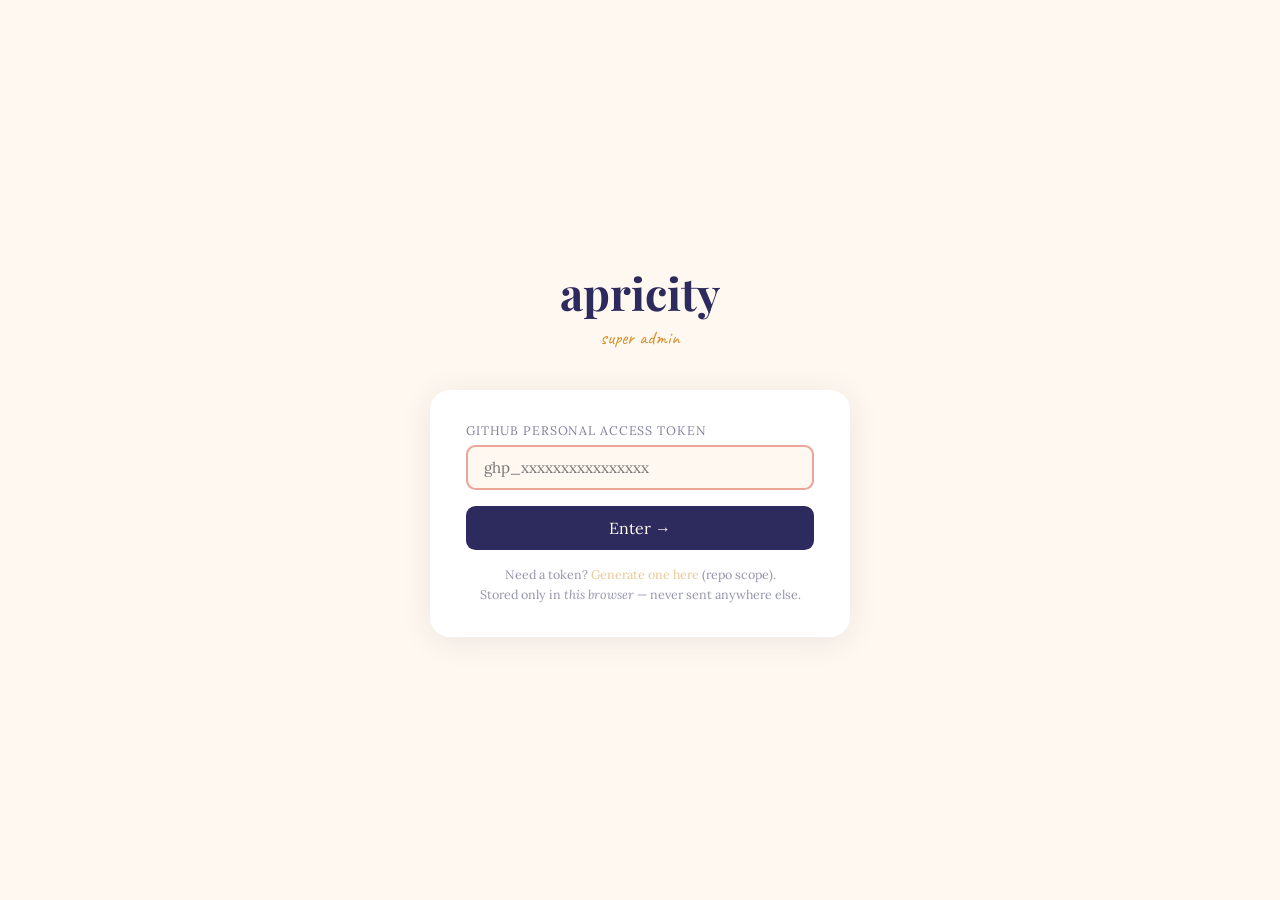
<file: static/admin/index.html>
﻿<!DOCTYPE html>
<html lang="en">
<head>
  <meta charset="UTF-8">
  <meta name="viewport" content="width=device-width, initial-scale=1.0">
  <title>apricity — admin</title>
  <link rel="preconnect" href="https://fonts.googleapis.com">
  <link href="https://fonts.googleapis.com/css2?family=Playfair+Display:ital,wght@0,400;0,700;1,400&family=Lora:ital@0;1&family=Caveat:wght@400;600&display=swap" rel="stylesheet">
  <style>
    :root {
      --cream: #FFF8F0;
      --rose:  #E8A598;
      --sage:  #8BAE92;
      --amber: #D4922E;
      --indigo:#2D2B5E;
    }
    *, *::before, *::after { box-sizing: border-box; margin: 0; padding: 0; }
    body { background: var(--cream); color: var(--indigo); font-family: "Lora", serif; min-height: 100vh; }

    /* LOGIN */
    #login { display: flex; flex-direction: column; align-items: center; justify-content: center; min-height: 100vh; padding: 2rem; }
    #login h1 { font-family: "Playfair Display", serif; font-size: 2.8rem; color: var(--indigo); margin-bottom: 0.25rem; }
    #login .sub { font-family: "Caveat", cursive; font-size: 1.2rem; color: var(--amber); margin-bottom: 2.5rem; }
    .card { background: #fff; border-radius: 1.25rem; padding: 2rem 2.25rem; width: 100%; max-width: 420px; box-shadow: 0 4px 32px rgba(45,43,94,0.09); }
    .card label { display: block; font-size: 0.78rem; text-transform: uppercase; letter-spacing: 0.07em; opacity: 0.6; margin-bottom: 0.4rem; }
    .card input[type="password"] { width: 100%; padding: 0.7rem 1rem; border: 2px solid var(--rose); border-radius: 0.6rem; font-family: "Lora", serif; font-size: 0.95rem; color: var(--indigo); background: var(--cream); outline: none; transition: border-color 0.2s; margin-bottom: 1rem; }
    .card input[type="password"]:focus { border-color: var(--amber); }
    .error { color: #c0392b; font-size: 0.85rem; margin: -0.5rem 0 0.75rem; display: none; }
    .hint { font-size: 0.78rem; color: var(--indigo); opacity: 0.5; margin-top: 0.9rem; text-align: center; line-height: 1.6; }
    .hint a { color: var(--amber); text-decoration: none; }
    .hint a:hover { text-decoration: underline; }

    /* BUTTONS */
    .btn { display: block; width: 100%; padding: 0.75rem 1.5rem; background: var(--indigo); color: var(--cream); border: none; border-radius: 0.6rem; font-family: "Lora", serif; font-size: 1rem; cursor: pointer; transition: opacity 0.2s, transform 0.1s; }
    .btn:hover { opacity: 0.88; }
    .btn:active { transform: scale(0.98); }
    .btn:disabled { opacity: 0.5; cursor: not-allowed; }
    .btn-sage { background: var(--sage); color: #fff; }

    /* ADMIN */
    #admin { display: none; }
    .admin-header { background: var(--indigo); color: var(--cream); padding: 1rem 2rem; display: flex; align-items: center; justify-content: space-between; position: sticky; top: 0; z-index: 10; }
    .admin-header h1 { font-family: "Playfair Display", serif; font-size: 1.4rem; }
    .admin-header h1 span { font-family: "Caveat", cursive; font-size: 1rem; opacity: 0.65; margin-left: 0.4rem; }
    .logout-btn { background: transparent; border: 1px solid rgba(255,248,240,0.3); color: var(--cream); padding: 0.35rem 1rem; border-radius: 0.4rem; cursor: pointer; font-family: "Lora", serif; font-size: 0.85rem; transition: background 0.2s; }
    .logout-btn:hover { background: rgba(255,248,240,0.12); }
    .admin-body { max-width: 1000px; margin: 0 auto; padding: 2rem; display: grid; grid-template-columns: 1.1fr 0.9fr; gap: 2rem; align-items: start; }
    @media (max-width: 720px) { .admin-body { grid-template-columns: 1fr; } }
    .panel { background: #fff; border-radius: 1.25rem; padding: 1.75rem; box-shadow: 0 2px 20px rgba(45,43,94,0.07); }
    .panel h2 { font-family: "Playfair Display", serif; font-size: 1.2rem; color: var(--indigo); margin-bottom: 1.25rem; padding-bottom: 0.75rem; border-bottom: 2px solid var(--cream); }

    /* FORM */
    .form-group { margin-bottom: 1rem; }
    .form-group label { display: block; font-size: 0.75rem; text-transform: uppercase; letter-spacing: 0.06em; opacity: 0.55; margin-bottom: 0.3rem; }
    .form-group input, .form-group textarea { width: 100%; padding: 0.6rem 0.85rem; border: 1.5px solid #e5ddd6; border-radius: 0.55rem; font-family: "Lora", serif; font-size: 0.93rem; color: var(--indigo); background: var(--cream); outline: none; transition: border-color 0.2s; resize: vertical; }
    .form-group input:focus, .form-group textarea:focus { border-color: var(--amber); }
    .form-group textarea { min-height: 180px; }
    .status { padding: 0.7rem 1rem; border-radius: 0.55rem; margin-top: 0.9rem; font-size: 0.875rem; display: none; }
    .status.ok  { background: #e8f5e9; color: #2e7d32; display: block; }
    .status.err { background: #ffebee; color: #c62828; display: block; }

    /* POSTS LIST */
    .posts-list { list-style: none; }
    .post-item { display: flex; align-items: center; gap: 0.6rem; padding: 0.7rem 0; border-bottom: 1px solid var(--cream); }
    .post-item:last-child { border-bottom: none; }
    .post-name { flex: 1; font-size: 0.9rem; white-space: nowrap; overflow: hidden; text-overflow: ellipsis; }
    .del-btn { flex-shrink: 0; background: none; border: 1px solid var(--rose); color: var(--rose); padding: 0.2rem 0.65rem; border-radius: 0.4rem; cursor: pointer; font-size: 0.8rem; transition: background 0.15s, color 0.15s; }
    .del-btn:hover { background: var(--rose); color: #fff; }
    .loading { text-align: center; opacity: 0.45; padding: 1.5rem 0; font-size: 0.9rem; }
    .empty { opacity: 0.4; font-size: 0.9rem; padding: 1rem 0; }
  </style>
</head>
<body>

<!-- LOGIN -->
<div id="login">
  <h1>apricity</h1>
  <p class="sub">super admin</p>
  <div class="card">
    <label for="tok">GitHub Personal Access Token</label>
    <input type="password" id="tok" placeholder="ghp_xxxxxxxxxxxxxxxx" autocomplete="current-password">
    <p class="error" id="tok-err">Token rejected — make sure it has <strong>repo</strong> scope.</p>
    <button class="btn" id="login-btn">Enter &rarr;</button>
    <p class="hint">
      Need a token? <a href="https://github.com/settings/tokens/new?scopes=repo&description=apricity+admin" target="_blank">Generate one here</a> (repo scope).<br>
      Stored only in <em>this browser</em> — never sent anywhere else.
    </p>
  </div>
</div>

<!-- ADMIN -->
<div id="admin">
  <header class="admin-header">
    <h1>apricity <span>admin</span></h1>
    <button class="logout-btn" id="logout-btn">logout</button>
  </header>
  <div class="admin-body">

    <div class="panel">
      <h2>New Post</h2>
      <div class="form-group"><label>Title *</label><input type="text" id="p-title" placeholder="Something on my mind…"></div>
      <div class="form-group"><label>Date</label><input type="date" id="p-date"></div>
      <div class="form-group"><label>Mood</label><input type="text" id="p-mood" placeholder="warm &amp; curious"></div>
      <div class="form-group"><label>Tags (comma separated)</label><input type="text" id="p-tags" placeholder="thoughts, life"></div>
      <div class="form-group"><label>Description</label><input type="text" id="p-desc" placeholder="A short blurb…"></div>
      <div class="form-group"><label>Content (Markdown) *</label><textarea id="p-body" placeholder="Write your post here…"></textarea></div>
      <button class="btn btn-sage" id="publish-btn">Publish Post</button>
      <div class="status" id="pub-status"></div>
    </div>

    <div class="panel">
      <h2>All Posts</h2>
      <div class="loading" id="posts-loading">loading…</div>
      <ul class="posts-list" id="posts-list"></ul>
    </div>

  </div>
</div>

<script>
  const REPO = 'vaishnavi-mg/apricity';
  const API  = 'https://api.github.com';
  const $    = id => document.getElementById(id);

  async function gh(path, method, body) {
    method = method || 'GET';
    var opts = {
      method: method,
      headers: {
        'Authorization': 'Bearer ' + localStorage.getItem('apricity_token'),
        'Accept': 'application/vnd.github+json',
        'X-GitHub-Api-Version': '2022-11-28'
      }
    };
    if (body) { opts.headers['Content-Type'] = 'application/json'; opts.body = JSON.stringify(body); }
    return fetch(API + path, opts);
  }

  // Login
  $('login-btn').addEventListener('click', async function() {
    var token = $('tok').value.trim();
    if (!token) return;
    $('login-btn').textContent = 'Checking…';
    $('login-btn').disabled = true;
    $('tok-err').style.display = 'none';
    var res = await fetch(API + '/repos/' + REPO, {
      headers: { 'Authorization': 'Bearer ' + token, 'Accept': 'application/vnd.github+json' }
    });
    if (res.ok) { localStorage.setItem('apricity_token', token); showAdmin(); }
    else { $('tok-err').style.display = 'block'; $('login-btn').textContent = 'Enter →'; $('login-btn').disabled = false; }
  });
  $('tok').addEventListener('keydown', function(e) { if (e.key === 'Enter') $('login-btn').click(); });

  $('logout-btn').addEventListener('click', function() {
    localStorage.removeItem('apricity_token');
    $('admin').style.display = 'none';
    $('login').style.display = 'flex';
    $('tok').value = '';
  });

  function showAdmin() {
    $('login').style.display = 'none';
    $('admin').style.display = 'block';
    $('p-date').value = new Date().toISOString().slice(0, 10);
    loadPosts();
  }

  async function loadPosts() {
    $('posts-loading').style.display = 'block';
    $('posts-list').innerHTML = '';
    var res = await gh('/repos/' + REPO + '/contents/content/posts');
    $('posts-loading').style.display = 'none';
    if (!res.ok) { $('posts-list').innerHTML = '<li class="empty">Could not load posts.</li>'; return; }
    var files = (await res.json()).filter(function(f) { return f.name.endsWith('.md'); });
    if (!files.length) { $('posts-list').innerHTML = '<li class="empty">No posts yet — write one!</li>'; return; }
    files.forEach(function(file) {
      var li = document.createElement('li');
      li.className = 'post-item';
      var display = file.name.replace(/\.md$/, '').replace(/-/g, ' ');
      li.innerHTML = '<span class="post-name" title="' + file.name + '">' + display + '</span><button class="del-btn" data-name="' + file.name + '" data-sha="' + file.sha + '">delete</button>';
      $('posts-list').appendChild(li);
    });
    $('posts-list').querySelectorAll('.del-btn').forEach(function(btn) {
      btn.addEventListener('click', function() { deletePost(btn.dataset.name, btn.dataset.sha, btn); });
    });
  }

  async function deletePost(name, sha, btn) {
    if (!confirm('Delete "' + name + '"?\n\nThis cannot be undone.')) return;
    btn.textContent = '…'; btn.disabled = true;
    var res = await gh('/repos/' + REPO + '/contents/content/posts/' + name, 'DELETE', { message: 'delete: ' + name, sha: sha });
    if (res.ok) {
      btn.closest('.post-item').remove();
      if (!$('posts-list').children.length) $('posts-list').innerHTML = '<li class="empty">No posts yet — write one!</li>';
    } else { alert('Delete failed. Check token permissions.'); btn.textContent = 'delete'; btn.disabled = false; }
  }

  $('publish-btn').addEventListener('click', async function() {
    var title = $('p-title').value.trim();
    var body  = $('p-body').value.trim();
    if (!title || !body) { setStatus('pub-status', 'err', 'Title and content are required.'); return; }
    var date  = $('p-date').value || new Date().toISOString().slice(0, 10);
    var mood  = $('p-mood').value.trim();
    var desc  = $('p-desc').value.trim();
    var tags  = $('p-tags').value.split(',').map(function(t) { return t.trim(); }).filter(Boolean);
    var slug  = title.toLowerCase().replace(/[^a-z0-9]+/g, '-').replace(/^-|-$/g, '');
    var fname = slug + '.md';
    var moodLine = mood ? '\nmood: "' + mood + '"' : '';
    var descLine = desc ? '\ndescription: "' + desc + '"' : '';
    var tagsLine = tags.length ? '\ntags: [' + tags.map(function(t) { return '"' + t + '"'; }).join(', ') + ']' : '';
    var md = '---\ntitle: "' + title + '"\ndate: ' + date + moodLine + descLine + tagsLine + '\ndraft: false\n---\n\n' + body;
    var encoded = btoa(unescape(encodeURIComponent(md)));
    $('publish-btn').textContent = 'Publishing…'; $('publish-btn').disabled = true;
    var res = await gh('/repos/' + REPO + '/contents/content/posts/' + fname, 'PUT', { message: 'add: ' + fname, content: encoded });
    if (res.ok) {
      setStatus('pub-status', 'ok', '"' + title + '" published! Site rebuilds in ~30 seconds.');
      ['p-title','p-mood','p-tags','p-desc','p-body'].forEach(function(id) { $(id).value = ''; });
      $('p-date').value = new Date().toISOString().slice(0, 10);
      loadPosts();
    } else {
      var err = await res.json().catch(function() { return {}; });
      setStatus('pub-status', 'err', err.message || 'Publish failed — check token permissions.');
    }
    $('publish-btn').textContent = 'Publish Post'; $('publish-btn').disabled = false;
  });

  function setStatus(id, type, msg) {
    var el = $(id);
    el.className = 'status ' + type;
    el.textContent = msg;
    setTimeout(function() { el.style.display = 'none'; }, 6000);
  }

  if (localStorage.getItem('apricity_token')) showAdmin();
</script>
</body>
</html>
</file>
